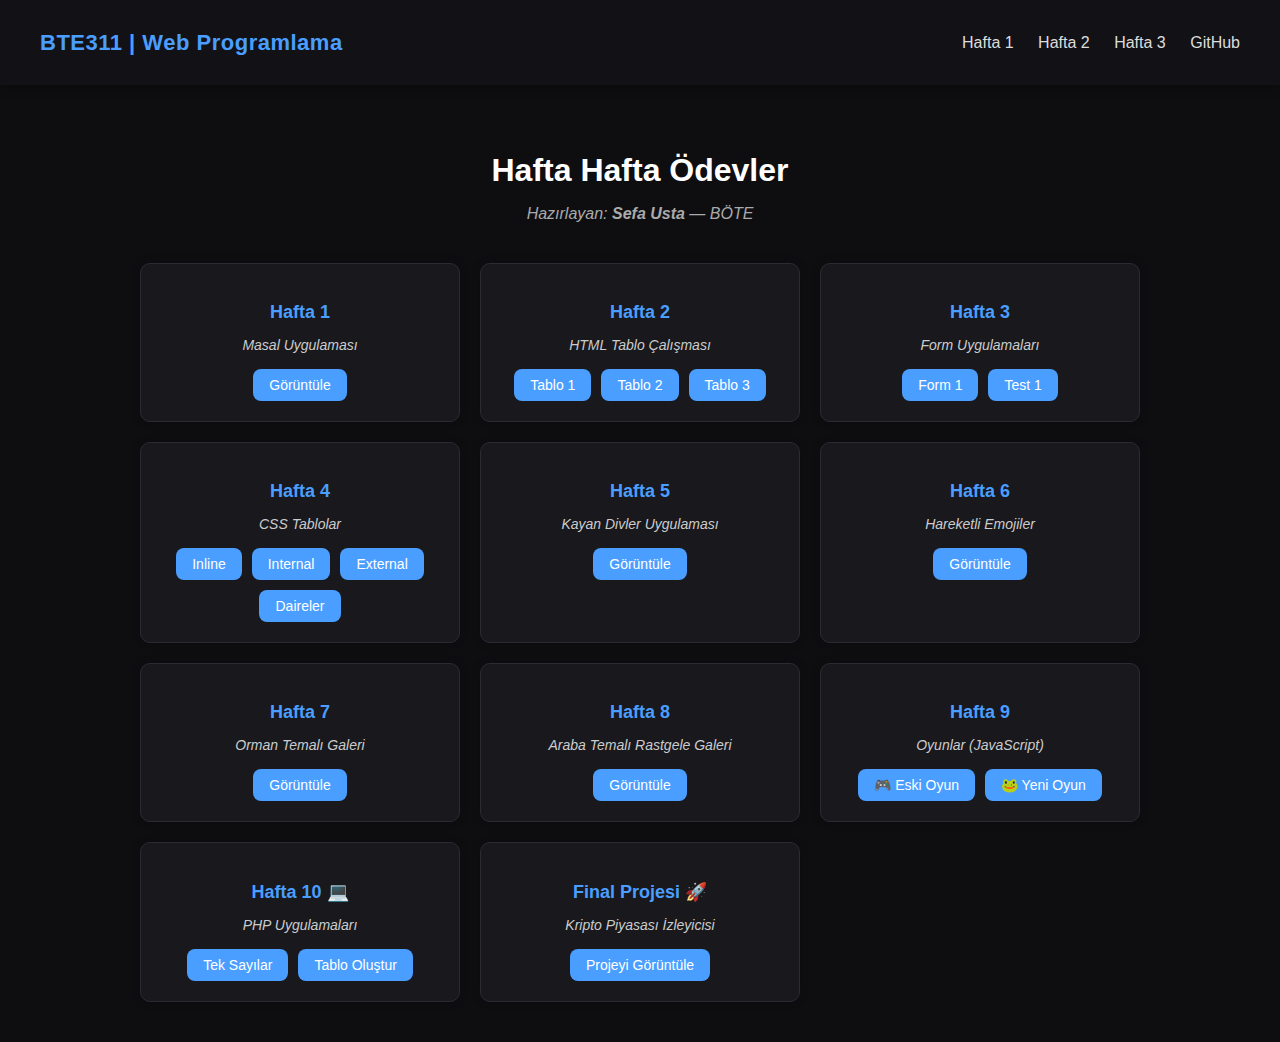
<file: index.html>
<!DOCTYPE html>
<!-- Sefa Usta - BTE311 Web Programlama Ödev -->
<html lang="tr">

<head>
    <meta charset="UTF-8">
    <meta name="viewport" content="width=device-width, initial-scale=1.0">
    <title>Sefa Usta | Web Programlama</title>
    <style>
        body {
            margin: 0;
            font-family: "Segoe UI", sans-serif;
            background-color: #0e0e11;
            color: #f5f5f5;
        }

        header {
            background-color: #121216;
            padding: 15px 40px;
            display: flex;
            justify-content: space-between;
            align-items: center;
            box-shadow: 0 2px 10px rgba(0, 0, 0, 0.3);
        }

        header h1 {
            font-size: 22px;
            color: #4a9eff;
            letter-spacing: 0.5px;
        }

        nav a {
            color: #ddd;
            margin-left: 20px;
            text-decoration: none;
            transition: 0.3s;
        }

        nav a:hover {
            color: #4a9eff;
        }

        main {
            text-align: center;
            padding: 40px 20px;
        }

        main h2 {
            font-size: 32px;
            margin-bottom: 10px;
            color: #ffffff;
        }

        main p {
            color: #aaa;
            margin-bottom: 40px;
        }

        .weeks {
            display: grid;
            grid-template-columns: repeat(auto-fit, minmax(250px, 1fr));
            gap: 20px;
            max-width: 1000px;
            margin: 0 auto;
        }

        .week-card {
            background: #18181d;
            border: 1px solid #2b2b33;
            border-radius: 10px;
            padding: 20px;
            transition: all 0.3s ease;
            box-shadow: 0 0 10px rgba(0, 0, 0, 0.2);
        }

        .week-card:hover {
            transform: translateY(-5px);
            box-shadow: 0 0 15px #4a9eff33;
        }

        .week-card h3 {
            color: #4a9eff;
            font-size: 18px;
            margin-bottom: 8px;
        }

        .week-card p {
            font-size: 14px;
            color: #ccc;
            margin-bottom: 16px;
        }

        .week-card .links {
            display: flex;
            flex-wrap: wrap;
            justify-content: center;
            gap: 10px;
        }

        .week-card a {
            display: inline-block;
            background: #4a9eff;
            color: #fff;
            text-decoration: none;
            padding: 8px 16px;
            border-radius: 8px;
            font-size: 14px;
            transition: 0.3s;
        }

        .week-card a:hover {
            background: #2576d6;
        }

        table {
            border-collapse: collapse;
            margin: 20px auto;
            background-color: #1a1a1f;
            box-shadow: 0 4px 10px rgba(0, 0, 0, 0.3);
            color: #eee;
        }

        th,
        td {
            border: 1px solid #333;
            padding: 10px 15px;
        }

        th {
            background-color: #007acc;
            color: white;
        }

        tr:nth-child(even) {
            background-color: #222;
        }

        td:first-child {
            font-weight: bold;
            background-color: #113355;
        }

        p {
            font-style: italic;
            color: #bbb;
        }
    </style>
</head>

<body>
    <header>
        <h1>BTE311 | Web Programlama</h1>
        <nav>
            <a href="#hafta1">Hafta 1</a>
            <a href="#hafta2">Hafta 2</a>
            <a href="#hafta3">Hafta 3</a>
            <a href="https://github.com/sefazcy/BTE311-SefaUsta" target="_blank">GitHub</a>
        </nav>
    </header>

    <main>
        <h2>Hafta Hafta Ödevler</h2>
        <p>Hazırlayan: <strong>Sefa Usta</strong> — BÖTE</p>

        <div class="weeks">
            <div class="week-card" id="hafta1">
                <h3>Hafta 1</h3>
                <p>Masal Uygulaması</p>
                <div class="links">
                    <a href="masal.html" target="_blank">Görüntüle</a>
                </div>
            </div>

            <div class="week-card" id="hafta2">
                <h3>Hafta 2</h3>
                <p>HTML Tablo Çalışması</p>
                <div class="links">
                    <a href="tablo1.html" target="_blank">Tablo 1</a>
                    <a href="tablo2.html" target="_blank">Tablo 2</a>
                    <a href="tablo3.html" target="_blank">Tablo 3</a>
                </div>
            </div>

            <div class="week-card" id="hafta3">
                <h3>Hafta 3</h3>
                <p>Form Uygulamaları</p>
                <div class="links">
                    <a href="form1.html" target="_blank">Form 1</a>
                    <a href="test1.html" target="_blank">Test 1</a>
                </div>
            </div>

            <div class="week-card" id="hafta4">
                <h3>Hafta 4</h3>
                <p>CSS Tablolar</p>
                <div class="links">
                    <a href="tablo-inline.html" target="_blank">Inline</a>
                    <a href="tablo-internal.html" target="_blank">Internal</a>
                    <a href="tablo-external.html" target="_blank">External</a>
                    <a href="daireler.html" target="_blank">Daireler</a>
                </div>
            </div>

            <div class="week-card" id="hafta5">
                <h3>Hafta 5</h3>
                <p>Kayan Divler Uygulaması</p>
                <div class="links">
                    <a href="hafta6.html" target="_blank">Görüntüle</a>
                </div>
            </div>

            <div class="week-card" id="hafta6">
                <h3>Hafta 6</h3>
                <p>Hareketli Emojiler</p>
                <div class="links">
                    <a href="hafta7.html" target="_blank">Görüntüle</a>
                </div>
            </div>

            <div class="week-card" id="hafta7">
                <h3>Hafta 7</h3>
                <p>Orman Temalı Galeri</p>
                <div class="links">
                    <a href="hafta7.html" target="_blank">Görüntüle</a>
                </div>
            </div>

            <div class="week-card" id="hafta8">
                <h3>Hafta 8</h3>
                <p>Araba Temalı Rastgele Galeri</p>
                <div class="links">
                    <a href="hafta8.html" target="_blank">Görüntüle</a>
                </div>
            </div>

            <div class="week-card" id="hafta9">
                <h3>Hafta 9</h3>
                <p>Oyunlar (JavaScript)</p>
                <div class="links">
                    <a href="snake.html" target="_blank">🎮 Eski Oyun</a>
                    <a href="frog.html" target="_blank">🐸 Yeni Oyun</a>
                </div>
            </div>

            <div class="week-card" id="hafta10">
                <h3>Hafta 10 💻</h3>
                <p>PHP Uygulamaları</p>
                <div class="links">
                    <a href="tek_sayilar.php" target="_blank">Tek Sayılar</a>
                    <a href="tablo_olustur.php" target="_blank">Tablo Oluştur</a>
                </div>
            </div>

            <!-- 🌟 Final Projesi -->
            <div class="week-card" id="final">
                <h3>Final Projesi 🚀</h3>
                <p>Kripto Piyasası İzleyicisi</p>
                <div class="links">
                    <a href="https://sefazcy.github.io/Crypto-Market-Tracker/" target="_blank">Projeyi Görüntüle</a>
                </div>
            </div>
        </div>
    </main>
</body>

</html>
</file>
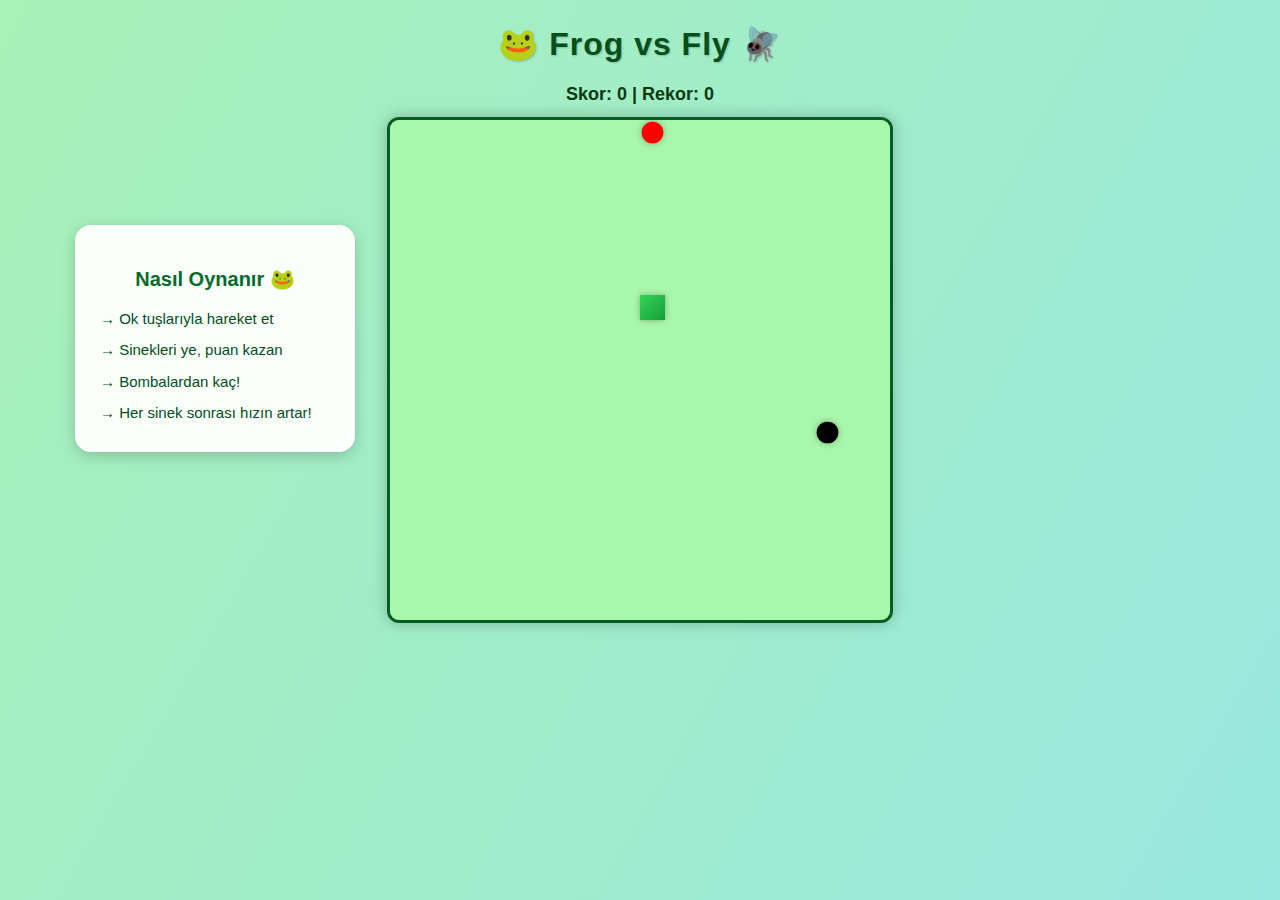
<file: frog.html>
<!DOCTYPE html>
<html lang="tr">

<head>
    <meta charset="UTF-8">
    <meta name="viewport" content="width=device-width, initial-scale=1.0">
    <title>Frog vs Fly 🐸🪰</title>
    <link rel="stylesheet" href="frog.css">
    <script src="frog.js" defer></script>
</head>

<body>
    <h1>🐸 Frog vs Fly 🪰</h1>
    <h3 id="score">Sinekler: 0 / 5</h3>
    <canvas id="board"></canvas>
    <br>
    <button id="restartBtn" onclick="restartGame()">Yeniden Oyna</button>

    <div id="howToPlay">
        <h2>Nasıl Oynanır 🐸</h2>
        <p>→ Ok tuşlarıyla hareket et</p>
        <p>→ Sinekleri ye, puan kazan</p>
        <p>→ Bombalardan kaç!</p>
        <p>→ Her sinek sonrası hızın artar!</p>
    </div>

</body>


</html>
</file>
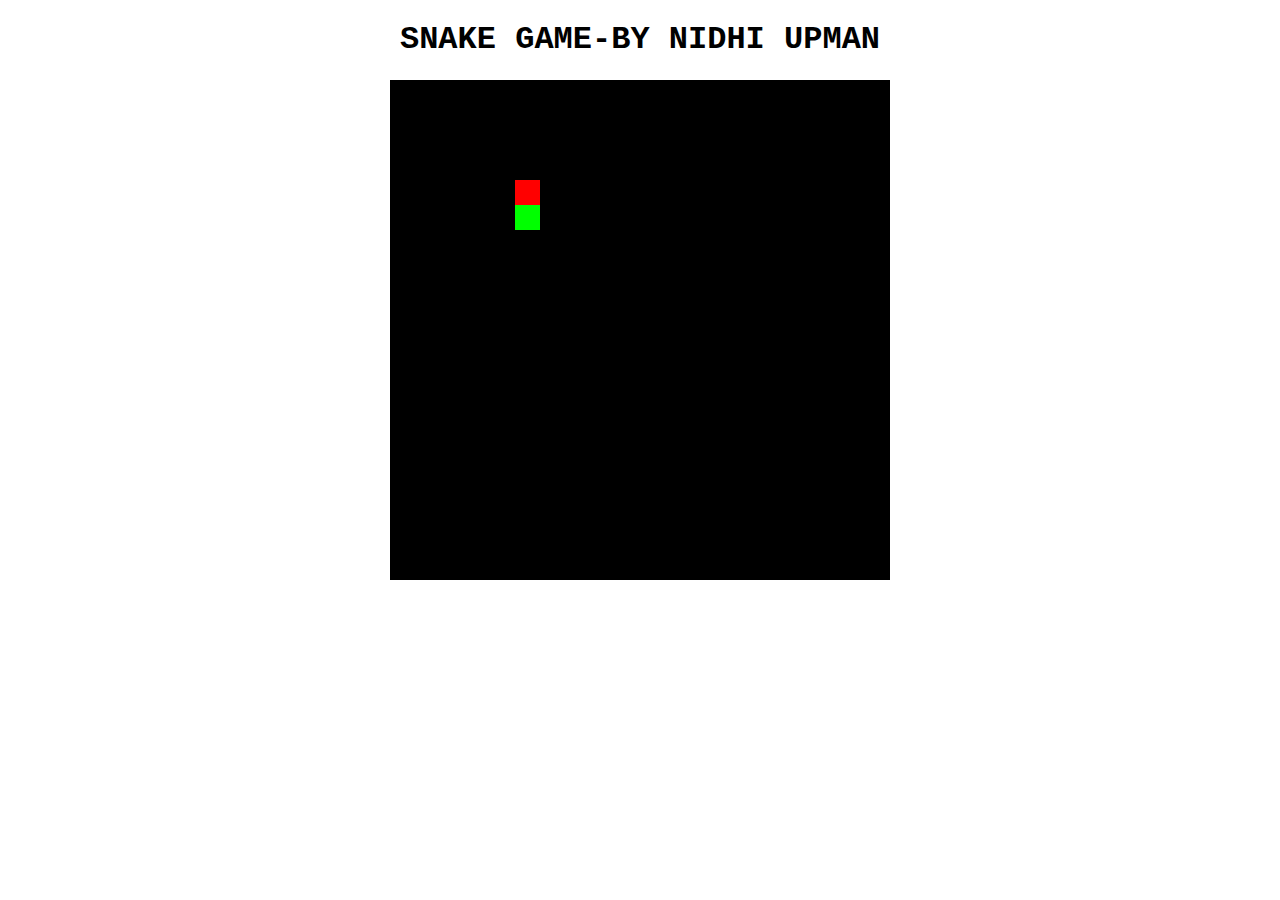
<file: snake.html>
<!DOCTYPE html>
<html>

<head>
    <meta charset="UTF-8">
    <meta name="viewport" , content="width=device-width, initial-scale=1.0">
    <title>SNAKE GAME-BY NIDHI UPMAN</title>
    <link rel="stylesheet" href="snake.css">
    <script src="snake.js"></script>
</head>

<body>
    <h1>SNAKE GAME-BY NIDHI UPMAN</h1>
    <canvas id="board"></canvas>
</body>

</html>
</file>
<file: frog.css>
/* === GENEL TASARIM === */
body {
    font-family: 'Poppins', sans-serif;
    text-align: center;
    margin: 0;
    background: linear-gradient(120deg, #a8f1b8, #8ce0ff, #a4fba6);
    background-size: 400% 400%;
    animation: bgShift 12s ease infinite;
}

@keyframes bgShift {
    0% {
        background-position: 0% 50%;
    }

    50% {
        background-position: 100% 50%;
    }

    100% {
        background-position: 0% 50%;
    }
}

h1 {
    color: #054f1b;
    margin-top: 25px;
    font-size: 32px;
    letter-spacing: 1px;
    text-shadow: 1px 1px 2px rgba(0, 0, 0, 0.2);
}

#score {
    color: #083a0f;
    font-size: 18px;
    margin-bottom: 12px;
}

/* === OYUN ALANI === */
#board {
    border: 3px solid #055c25;
    border-radius: 12px;
    background: radial-gradient(circle at center, #a9f7aa, #83e389);
    box-shadow: 0 0 15px rgba(0, 0, 0, 0.25), inset 0 0 20px rgba(0, 0, 0, 0.15);
    transition: background 0.4s ease;
}

/* === BUTON === */
#restartBtn {
    margin-top: 18px;
    background: linear-gradient(135deg, #1dbf4e, #0e8c2b);
    color: #fff;
    border: none;
    padding: 12px 28px;
    border-radius: 10px;
    font-size: 18px;
    font-weight: 600;
    cursor: pointer;
    opacity: 0;
    display: none;
    transition: all 0.4s ease;
    box-shadow: 0 4px 10px rgba(0, 0, 0, 0.2);
    letter-spacing: 0.5px;
}

#restartBtn.show {
    display: inline-block;
    opacity: 1;
}

#restartBtn:hover {
    transform: scale(1.06);
    background: linear-gradient(135deg, #17a544, #0d7625);
}

/* === KAZANMA ANİMASYONLARI === */
@keyframes pulseGlow {

    0%,
    100% {
        text-shadow: 0 0 10px #fff, 0 0 25px #34d45a, 0 0 40px #1dbf4e;
    }

    50% {
        text-shadow: 0 0 20px #fff, 0 0 50px #32e04f, 0 0 80px #00ff87;
    }
}

@keyframes bgFlow {
    0% {
        background: linear-gradient(120deg, #34d45a, #17a644, #6bf58a);
    }

    50% {
        background: linear-gradient(120deg, #1dbf4e, #0dcaf0, #a1ffce);
    }

    100% {
        background: linear-gradient(120deg, #34d45a, #17a644, #6bf58a);
    }
}

.win-screen {
    animation: bgFlow 5s linear infinite;
}

.win-text {
    font-size: 30px;
    font-weight: 700;
    color: white;
    animation: pulseGlow 1.5s ease-in-out infinite;
}

#howToPlay {
    position: absolute;
    top: 225px;
    left: 75px;
    width: 230px;
    background: rgba(255, 255, 255, 0.95);
    border-radius: 16px;
    padding: 20px 25px;
    box-shadow: 0 4px 15px rgba(0, 0, 0, 0.2);
    text-align: left;
    font-family: 'Poppins', sans-serif;
    color: #034d1e;
    z-index: 10;
    line-height: 1.7;
    transition: all 0.3s ease;
}

#howToPlay h2 {
    text-align: center;
    color: #056a2b;
    margin-bottom: 10px;
    font-size: 20px;
}

#howToPlay p {
    margin: 6px 0;
    font-size: 15px;
}
</file>
<file: snake.css>
body {
    font-family: 'Courier New', Courier, monospace;
    text-align: center;
}
</file>
